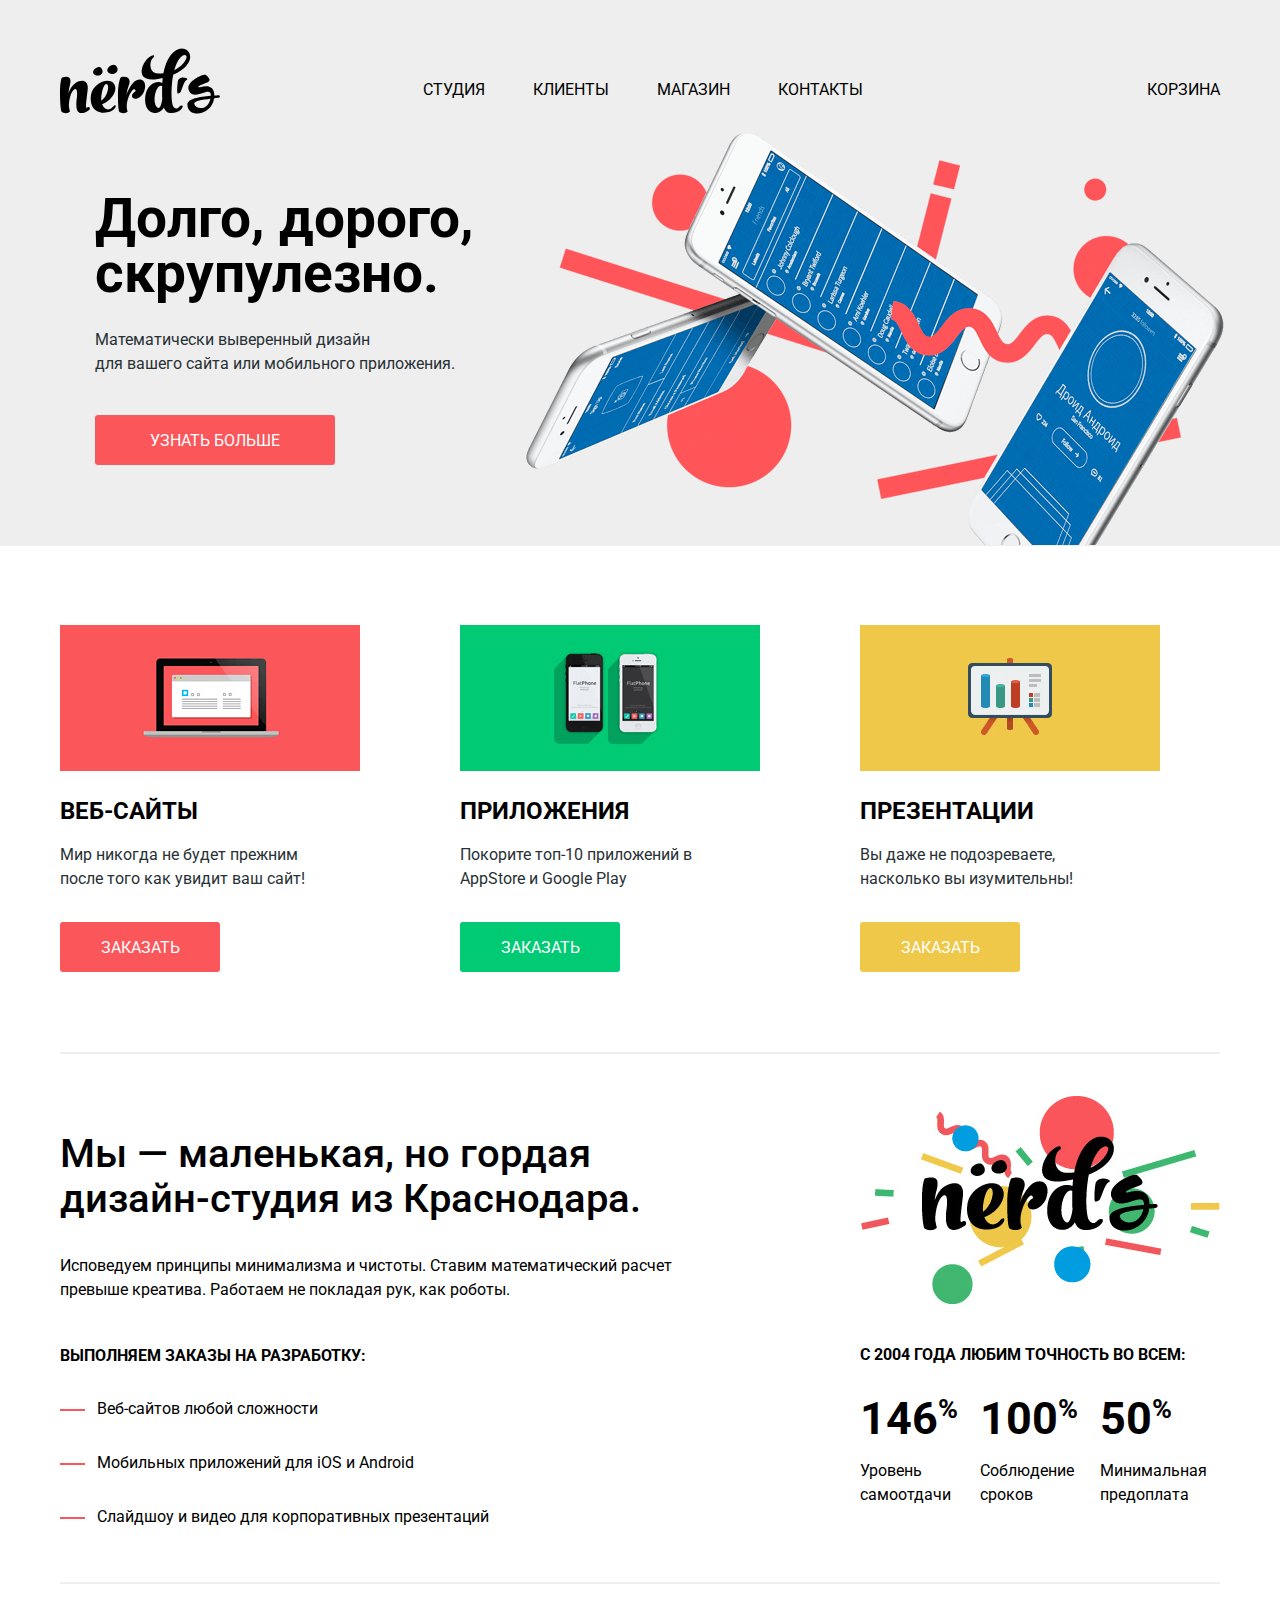
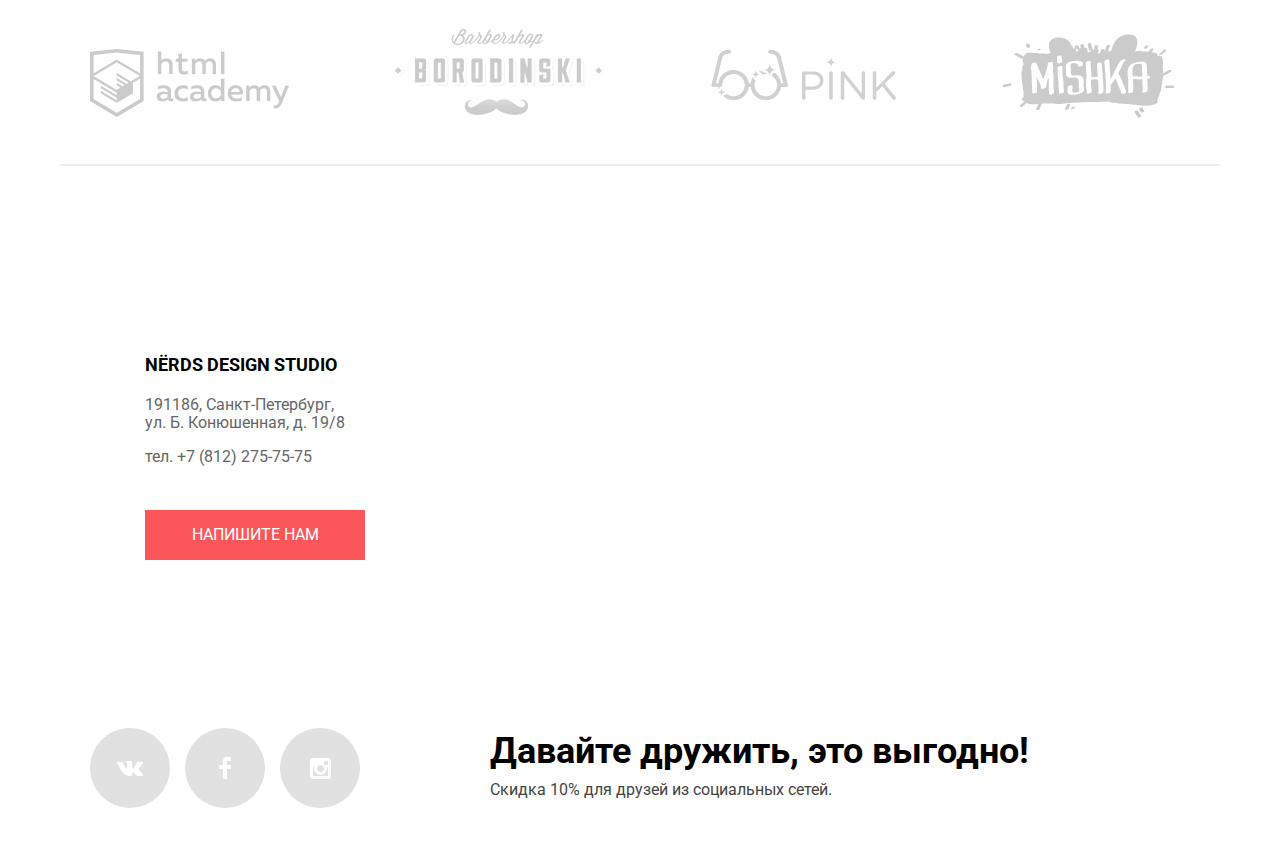
<file: index.html>
<!DOCTYPE html>
<html lang="ru">

<head>
  <meta charset="utf-8">
  <title>Дизайн-студия Nerds</title>
  <link href="css/normalize.css" rel="stylesheet">
  <link href="css/style.css" rel="stylesheet">
  <link href="https://fonts.googleapis.com/css?family=Roboto:400,700" rel="stylesheet">
</head>

<body>

<div class="container">

<header class="main-header">
  <nav class="main-navigation">
    <a class="main-header-logo">
      <img src="img/nerds-logo.svg" width="160" height="66" alt="Логотип Nerds">
    </a>
    <ul class="site-navigation">
      <li><a href="#">Студия</a></li>
      <li><a href="#">Клиенты</a></li>
      <li><a href="catalog.html">Магазин</a></li>
      <li><a href="#">Контакты</a></li>
    </ul>
    <a class="basket" href="#">Корзина</a>
  </nav>
</header>

<main>

  <h1 class="visually-hidden">Дизайн-студия Nerds</h1>

  <div class="slider">
    <div class="slide slide-1">
      <h3>Долго, дорого,<br> скрупулезно.</h3>
      <p>Математически выверенный дизайн<br> для вашего сайта или мобильного приложения.</p>
      <a href="#">Узнать больше</a>
    </div>
    <div class="slide slide-2 visually-hidden">
      <h3>Любим математику<br> как никто другой</h3>
      <p>Никакого креатива, только математические формулы<br> для расчета идеальных пропорций.</p>
      <a href="#">Узнать больше</a>
    </div>
    <div class="slide slide-3 visually-hidden">
      <h3>Только ночь,<br> только хардкор</h3>
      <p>Работать днем, как все? Мы против этого.<br> Ближе к полуночи работа только начинается.</p>
      <a href="#">Узнать больше</a>
    </div>
  </div>

  <section class="services">
    <h2 class="visually-hidden">Услуги</h2>
    <ul class="services-list">
      <li class="services-1">
        <img class="services-image" src="img/illustration-1.png" width="300" height="146">
        <h3>Веб-сайты</h3>
        <p>Мир никогда не будет прежним<br> после того как увидит ваш сайт!</p>
        <a href="#">Заказать</a>
      </li>
      <li class="services-2">
        <img class="services-image" src="img/illustration-2.png" width="300" height="146">
        <h3>Приложения</h3>
        <p>Покорите топ-10 приложений в<br> AppStore и Google Play</p>
        <a href="#">Заказать</a>
      </li>
      <li class="services-3">
        <img class="services-image" src="img/illustration-3.png" width="300" height="146">
        <h3>Презентации</h3>
        <p>Вы даже не подозреваете,<br> насколько вы изумительны!</p>
        <a href="#">Заказать</a>
      </li>
    </ul>
  </section>

  <article class="about-us border-bottom container">
      <section class="about-us__introduction">
        <p class="about-us__slogan">
          Мы — маленькая, но гордая дизайн-студия из Краснодара.
        </p>
        <p class="about-us__para">
          Исповедуем принципы минимализма и чистоты. Ставим математический расчет превыше креатива. Работаем не покладая рук, как роботы.
        </p>
        <h4 class="about-us__heading">
          Выполняем заказы на разработку:
        </h4>
        <ul class="about-us__list">
          <li class="about-us__item">
            Веб-сайтов любой сложности
          </li>
          <li class="about-us__item">
            Мобильных приложений для iOS и Android
          </li>
          <li class="about-us__item">
            Слайдшоу и видео для корпоративных презентаций
          </li>
        </ul>
      </section>

      <section class="about-us__brief">
        <img class="about-us__logo"
          src="img/nerds-illustration.png"
          alt="Лого дизайн-студии Nёрдс">
        <h4 class="about-us__heading about-us__heading--centered">
          С 2004 года любим точность во всем:
        </h4>
        <dl class="about-us__stats">
          <div class="about-us__col">
            <dt>Уровень самоотдачи</dt>
            <dd>146<span class="about-us__percentage">%</span></dd>
          </div>

          <div class="about-us__col">
            <dt>Соблюдение сроков</dt>
            <dd>100<span class="about-us__percentage">%</span></dd>
          </div>

          <div class="about-us__col">
            <dt>Минимальная предоплата</dt>
            <dd>50<span class="about-us__percentage">%</span></dd>
          </div>
        </dl>
      </section>
  </article>

  <div class="references">
    <a class="ref-column-1" href="http://htmlacademy.ru">
      <img src="img/logo-1.png" width="199" height="68" alt="HTML Academy">
    </a>
    <a class="ref-column-2" href="#">
      <img src="img/logo-2.png" width="209" height="90" alt="Barbershop Borodinski">
    </a>
    <a class="ref-column-3" href="#">
      <img src="img/logo-3.png" width="185" height="52" alt="Pink">
    </a>
    <a class="ref-column-4" href="#">
      <img src="img/logo-4.png" width="173" height="84" alt="Mishka">
    </a>
  </div>

  <div class="map contacts-map">
    <div class="contacts">
      <h2>NЁRDS DESIGN STUDIO</h2>
      <p>191186, Санкт-Петербург,<br> ул. Б. Конюшенная, д. 19/8</p>
      <p>тел. +7 (812) 275-75-75</p>
      <button class="contacs-btn">Напишите нам</button>
    </div>
    <iframe class="map-iframe" src="https://www.google.com/maps/embed?pb=!1m18!1m12!1m3!1d1998.6037872533273!2d30.320858716096975!3d59.93871648187614!2m3!1f0!2f0!3f0!3m2!1i1024!2i768!4f13.1!3m3!1m2!1s0x4696310fca145cc1%3A0x42b32648d8238007!2z0JHQvtC70YzRiNCw0Y8g0JrQvtC90Y7RiNC10L3QvdCw0Y8g0YPQuy4sIDE5LzgsINCh0LDQvdC60YIt0J_QtdGC0LXRgNCx0YPRgNCzLCAxOTExODY!5e0!3m2!1sru!2sru!4v1544121067110" width="600" height="415" frameborder="0" style="border:0" allowfullscreen></iframe>
  </div>
</main>

<footer class="main-footer">
  <div class="footer-social">
    <ul>
      <li>
        <a class="social-button vk" href="#">
          <svg xmlns="http://www.w3.org/2000/svg" width="26" height="15" viewBox="0 0 26 15"><path fill="#FFF" d="M16.138 11.51c.956-.309 2.18 2.04 3.483 2.939.978.681 1.727.534 1.727.534l3.473-.05s1.815-.112.957-1.554c-.071-.12-.503-1.069-2.585-3.022-2.177-2.043-1.882-1.712.739-5.244 1.597-2.153 2.236-3.468 2.036-4.028-.192-.539-1.365-.399-1.365-.399L20.69.713c-.381.001-.704.119-.851.515-.003.004-.621 1.666-1.445 3.079-1.741 2.989-2.436 3.148-2.724 2.961-.661-.433-.494-1.737-.494-2.664 0-2.897.432-4.105-.846-4.417-.427-.104-.739-.172-1.828-.182-1.392-.021-2.574 0-3.244.329-.445.223-.786.712-.579.74.26.035.843.16 1.155.586.401.552.389 1.789.389 1.789s.229 3.411-.54 3.834c-.528.29-1.25-.302-2.803-3.016-.793-1.388-1.392-2.922-1.392-2.922s-.116-.285-.326-.441c-.25-.185-.6-.244-.6-.244L.848.684S.29.7.085.946c-.182.218-.015.668-.015.668s2.909 6.881 6.203 10.347c3.02 3.182 6.452 2.971 6.452 2.971h1.555s.469-.054.709-.312c.224-.24.214-.691.214-.691s-.031-2.109.935-2.419z"/>
          </svg>
        </a>
      </li>
      <li>
        <a class="social-button fb" href="#">
          <svg xmlns="http://www.w3.org/2000/svg" width="12" height="22" viewBox="0 0 12 22"><path fill="#FFF" d="M12 4V0H8a4 4 0 0 0-4 4v4H0v4h4v10h4V12h4V8H8V4h4z"/>
          </svg>
        </a>
      </li>
      <li>
        <a class="social-button insta" href="#">
          <svg xmlns="http://www.w3.org/2000/svg" width="21" height="21" viewBox="0 0 21 21"><path fill="#FFF" d="M18 0H3C1.35 0 0 1.35 0 3v15c0 1.65 1.35 3 3 3h15c1.65 0 3-1.35 3-3V3c0-1.65-1.35-3-3-3zm-7.5 7c1.93 0 3.5 1.57 3.5 3.5S12.43 14 10.5 14 7 12.43 7 10.5 8.57 7 10.5 7zM18 18H3V9h1.181A6.504 6.504 0 0 0 4 10.5a6.5 6.5 0 1 0 13 0 6.45 6.45 0 0 0-.181-1.5H18v9zm0-11h-4V3h4v4z"/>
          </svg>
        </a>
      </li>
    </ul>
  </div>

  <div class="footer-text">
    <p><b>Давайте дружить, это выгодно!</b></p>
    <p>Скидка 10% для друзей из социальных сетей.</p>
  </div>
</footer>

<section class="modal visually-hidden">
  <h2>Напишите нам</h2>
  <form class="writeus-form">
    <label for="user-name"><b>Ваше имя:</b></label>
    <input id="user-name" type="text" name="name" placeholder="Представтесь, пожалуйста">
    <label for="user-email"><b>Ваш e-mail:</b></label>
    <input id="user-email" type="email" name="email" placeholder="Для отправки ответа">

    <label for="user-text"><b>Текст письма:</b></label>
    <textarea id="user-text" name="text" placeholder="В свободной форме"></textarea>
    <input type="submit" name="feedback-submit" value="Отправить">
  </form>
</section>

</div>

</body>

</html>
</file>
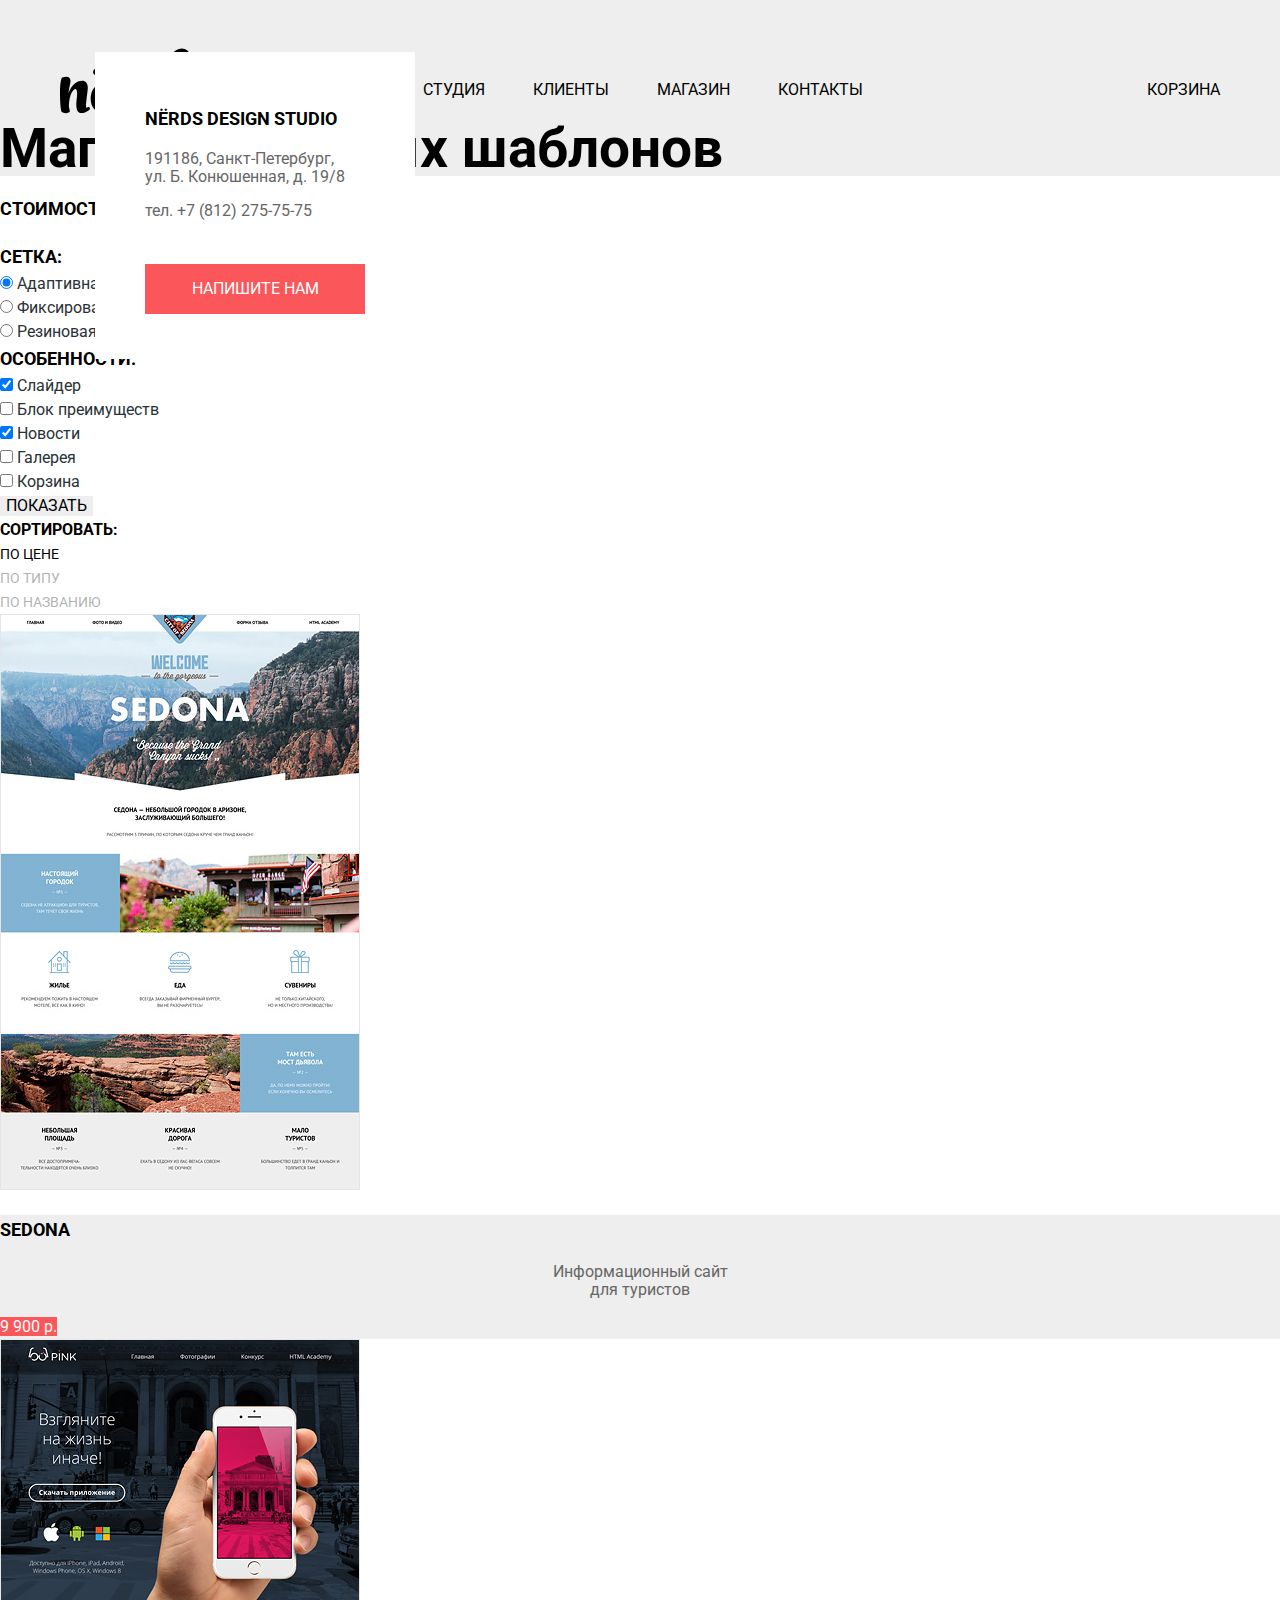
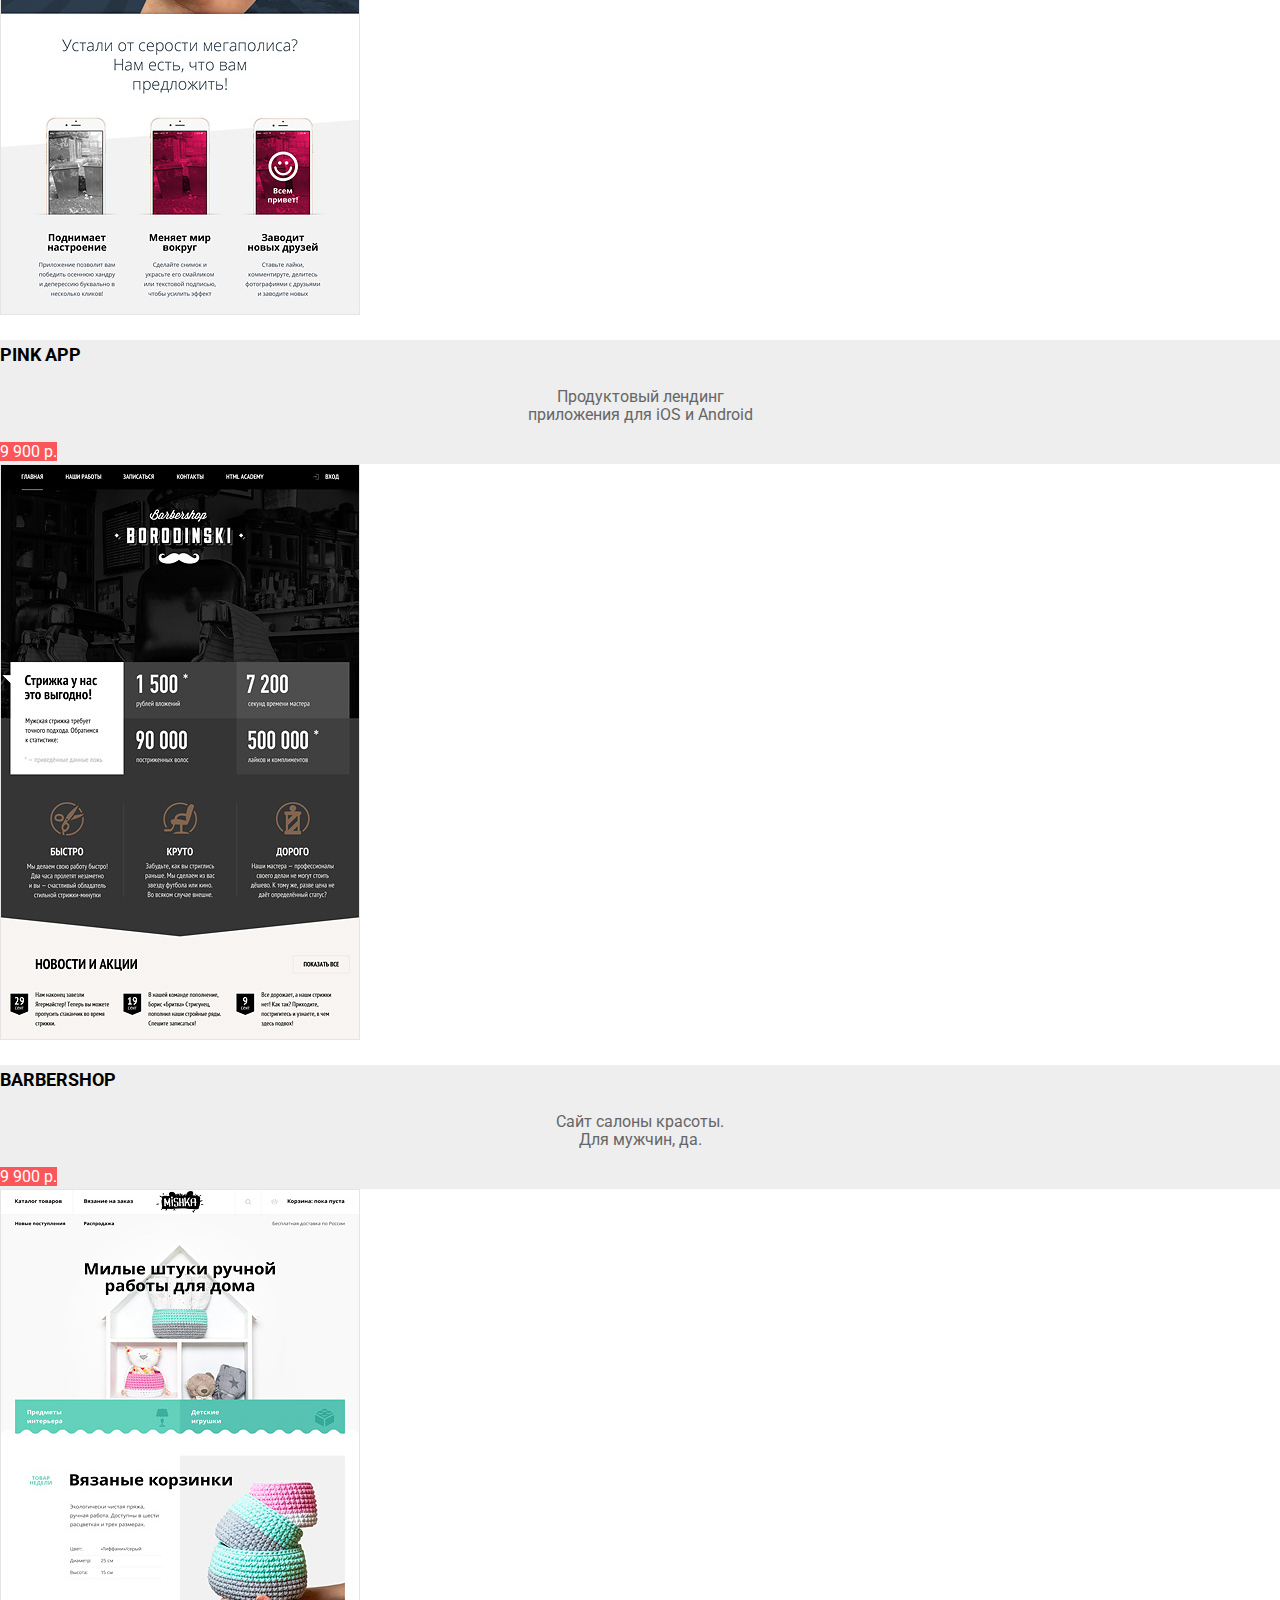
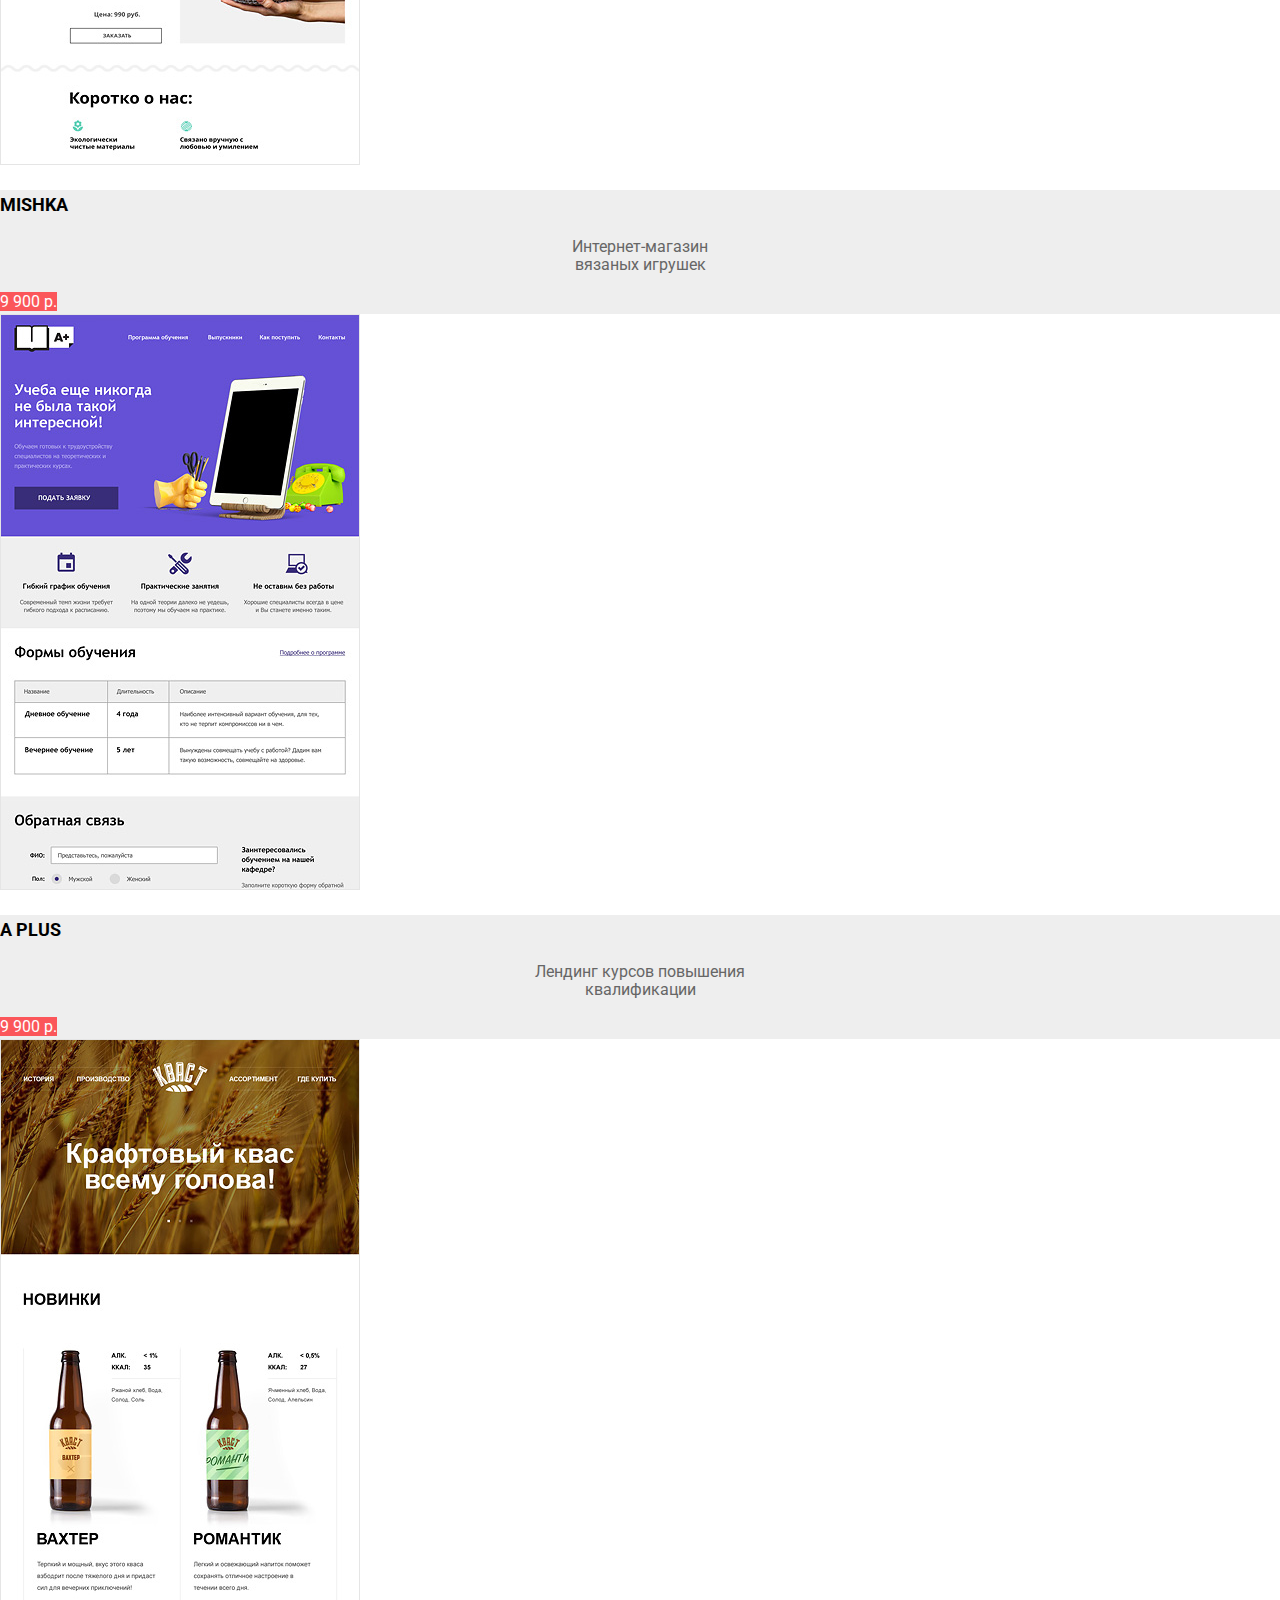
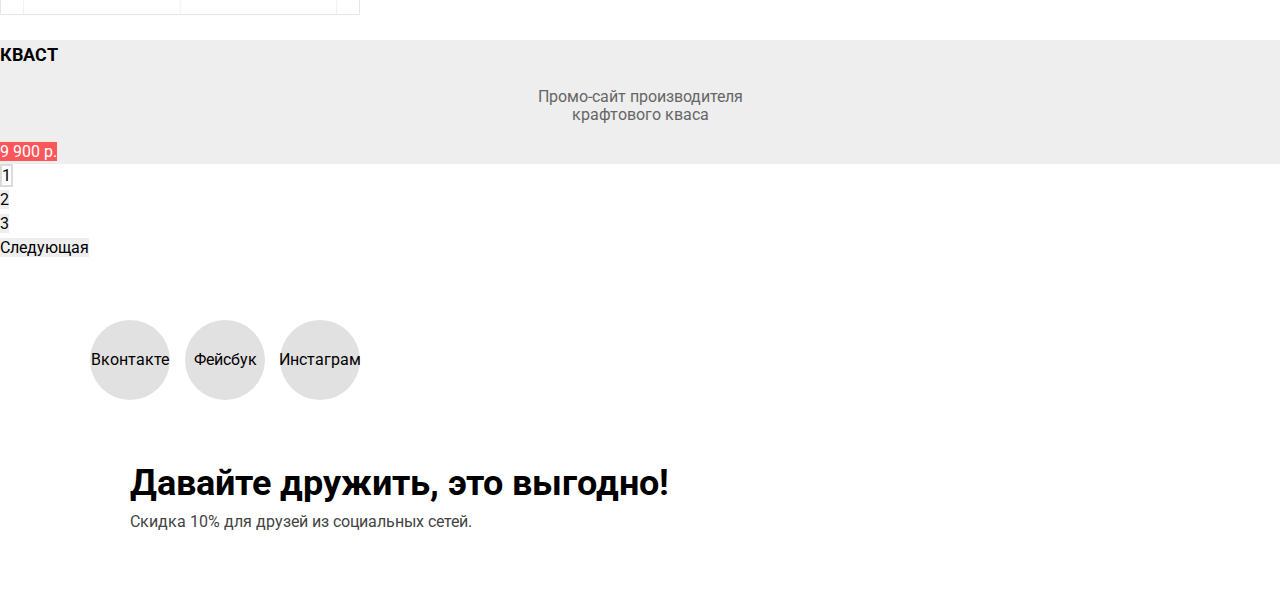
<file: catalog.html>
<!DOCTYPE html>
<html lang="ru">

<head>
  <meta charset="utf-8">
  <title>Дизайн-студия Nerds</title>
  <link href="css/normalize.css" rel="stylesheet">
  <link href="css/style.css" rel="stylesheet">
  <link href="https://fonts.googleapis.com/css?family=Roboto:400,700" rel="stylesheet">
</head>

<body class="inner-page">

<div class="container">

  <header class="main-header">
    <nav class="main-navigation">
      <a class="main-header-logo" href="index.html">
        <img src="img/nerds-logo.svg" width="160" height="66" alt="Логотип Nerds">
      </a>
      <ul class="site-navigation">
        <li><a href="#">Студия</a></li>
        <li><a href="#">Клиенты</a></li>
        <li><a href="#">Магазин</a></li>
        <li><a href="#">Контакты</a></li>
      </ul>
      <a class="basket" href="#">Корзина</a>
    </nav>
  </header>

  <main>
    <section>
      <h1>Магазин готовых шаблонов</h1>
    </section>

    <section class="sidebar">
      <form class="filter" method="get" action="">
        <div class="filter-price">
          <p><b>Стоимость:</b></p>
        </div>

        <fieldset>
          <legend><b>Сетка:</b></legend>
          <ul>
            <li>
              <input class="filter-input" type="radio" id="adaptive" checked>
              <label for="adaptive">Адаптивная</label>
            </li>
            <li>
              <input class="filter-input" type="radio" id="fixed">
              <label for="fixed">Фиксированная</label>
            </li>
            <li>
              <input class="filter-input" type="radio" id="flex">
              <label for="flex">Резиновая</label>
            </li>
          </ul>
        </fieldset>

        <fieldset>
          <legend><b>Особенности:</b></legend>
          <ul>
            <li>
              <input class="filter-input" type="checkbox" id="slider" checked>
              <label for="slider">Слайдер</label>
            </li>
            <li>
              <input class="filter-input" type="checkbox" id="features">
              <label for="features">Блок преимуществ</label>
            </li>
            <li>
              <input class="filter-input" type="checkbox" id="news" checked>
              <label for="news">Новости</label>
            </li>
            <li>
              <input class="filter-input" type="checkbox" id="gallery">
              <label for="gallery">Галерея</label>
            </li>
            <li>
              <input class="filter-input" type="checkbox" id="basket">
              <label for="basket">Корзина</label>
            </li>
          </ul>
        </fieldset>
        <button type="submit" class="filter-button button">Показать</button>
      </form>
    </section>

    <section class="results">
      <div class="sorting">
        <div class="sorting-results"><b>Сортировать:</b></div>
        <div class="sorting-list">
          <ul>
            <li class="sorting-item price"><a class="sorting-active" href="#">По цене</a></li>
            <li class="sorting-item type"><a href="#">По типу</a></li>
            <li class="sorting-item rate"><a href="#">По названию</a></li>
          </ul>
        </div>
        <div class="results-icon">
          <div class="icon-up"></div>
          <div class="icon-down icon-active"></div>
        </div>
      </div>
    </section>

    <div class="items">
      <div class="item-cards">
        <img src="img/img-sedona.jpg" width="360" height="576" alt="Sedona">
        <div class="item-description">
          <p class="item-title">Sedona</p>
          <p class="item-text">Информационный сайт<br> для туристов</p>
          <a href="#" class="btn item-price">9 900 р.</a>
        </div>
      </div>
      <div class="item-cards">
        <img src="img/img-pink.jpg" width="360" height="576" alt="Pink App">
        <div class="item-description">
          <p class="item-title">Pink App</p>
          <p class="item-text">Продуктовый лендинг<br> приложения для iOS и Android</p>
          <a href="#" class="btn item-price">9 900 р.</a>
        </div>
      </div>
      <div class="item-cards">
        <img src="img/img-barbershop.jpg" width="360" height="576" alt="Barbershop">
        <div class="item-description">
          <p class="item-title">Barbershop</p>
          <p class="item-text">Сайт салоны красоты.<br> Для мужчин, да.</p>
          <a href="#" class="btn item-price">9 900 р.</a>
        </div>
      </div>
      <div class="item-cards">
        <img src="img/img-mishka.jpg" width="360" height="576" alt="Mishka">
        <div class="item-description">
          <p class="item-title">Mishka</p>
          <p class="item-text">Интернет-магазин<br> вязаных игрушек</p>
          <a href="#" class="btn item-price">9 900 р.</a>
        </div>
      </div>
      <div class="item-cards">
        <img src="img/img-aplus.jpg" width="360" height="576" alt="A Plus">
        <div class="item-description">
          <p class="item-title">A Plus</p>
          <p class="item-text">Лендинг курсов повышения<br> квалификации</p>
          <a href="#" class="btn item-price">9 900 р.</a>
        </div>
      </div>
      <div class="item-cards">
        <img src="img/img-kvast.jpg" width="360" height="576" alt="Кваст">
        <div class="item-description">
          <p class="item-title">Кваст</p>
          <p class="item-text">Промо-сайт производителя<br> крафтового кваса</p>
          <a href="#" class="btn item-price">9 900 р.</a>
        </div>
      </div>
      <ul class="pagination-list">
        <li class="pagination-item"><a class="pagination-active" href="#">1</a></li>
        <li class="pagination-item"><a href="#">2</a></li>
        <li class="pagination-item"><a href="#">3</a></li>
        <li class="pagination-item"><a href="#">Следующая</a></li>
      </ul>
    </div>

    <div class="contacts-map">
      <div class="contacts">
        <h2>NЁRDS DESIGN STUDIO</h2>
        <p>191186, Санкт-Петербург,<br> ул. Б. Конюшенная, д. 19/8</p>
        <p>тел. +7 (812) 275-75-75</p>
        <button>Напишите нам</button>
      </div>
    </div>
  </main>

  <footer>
    <div class="footer-social">
      <ul>
        <li><a class="social-button" href="#">Вконтакте</a></li>
        <li><a class="social-button" href="#">Фейсбук</a></li>
        <li><a class="social-button" href="#">Инстаграм</a></li>
      </ul>
    </div>

    <div class="footer-text">
      <p><b>Давайте дружить, это выгодно!</b></p>
      <p>Скидка 10% для друзей из социальных сетей.</p>
    </div>
  </footer>

</div>

</body>

</html>
</file>
<file: css/style.css>
body {
  margin: 0;
  padding: 0;

  font-size: 16px;
  line-height: 24px;
  font-family: "Roboto", "Arial", sans-serif;
  font-weight: normal;
  background-color: #ffffff;
}

a {
  text-decoration: none;
  color: black;
}

ul {
  list-style: none;
  padding: 0;
  margin: 0;
}

header {
  background-color: #eeeeee;
}

.visually-hidden {
  display: none;
}

.container {
  width: 100%;
  margin: 0 auto;
}

.main-navigation {
  text-transform: uppercase;
  display: flex;
  justify-content: space-between;
  width: 1160px;
  margin: 0 auto;
}

.main-header-logo {
  padding-top: 48px;
}

.site-navigation {
  width: 440px;
  display: flex;
  justify-content: space-between;
  padding-top: 78px;
  padding-right: 81px;
}

.main-navigation a:hover {
  color: #fb565a;
}

.main-navigation a:focus {
  color: black;
  opacity: 0.3;
}

.main-navigation .basket {
  padding-top: 78px;
}

.inner-page h1 {
  font-size: 55px;
  line-height: 55px;
  background-color: #eeeeee;
  margin: 0;
}

.filter-price p,
fieldset legend {
  font-size: 18px;
  line-height: 30px;
  text-transform: uppercase;
}

fieldset {
  border: none;
  padding: 0;
  margin: 0;
}

.sidebar label {
  line-height: 20px;
}

.filter-input + label {
  color: #283136;
}

.filter-input:hover + label {
  color: #000000;
}

.filter-input:disabled + label {
  color: #283136;
  opacity: 0.3;
}

.sidebar .filter-button {
  text-transform: uppercase;
  border: none;
  font: inherit;
  line-height: 18px;
  background-color: #eeeeee;
}

.sidebar .filter-button:hover {
  background-color: #dfdfdf;
}

.sidebar .filter-button:focus,
.sidebar .filter-button:active {
  background-color: #d5d5d5;
  color: rgba(0, 0, 0, 0.302);
}

.sorting-results {
  text-transform: uppercase;
}

.sorting-item a {
  text-transform: uppercase;
  font-size: 14px;
  line-height: 18px;
  opacity: 0.3;
}

.sorting-item a:hover {
  opacity: 0.6;
}

.sorting-item a:focus,
.sorting-item a:active {
  opacity: 1;
}

.sorting-item .sorting-active,
.sorting-item .sorting-active:hover,
.sorting-item .sorting-active:focus,
.sorting-item .sorting-active:active {
  opacity: 1;
}

.item-description {
  background-color: #eeeeee;
}

.item-title {
  text-transform: uppercase;
  font-weight: bold;
  font-size: 18px;
  line-height: 30px;
}

.item-text {
  text-align: center;
  line-height: 18px;
  color: #666666;
}

.item-price {
  background-color: #fb565a;
  color: white;
}

.item-price:hover {
  background-color: #e74246;
}

.item-price:focus,
.item-price:active {
  background-color: #d7373b;
}

.pagination-item a {
  line-height: 18px;
  background-color: #eeeeee;
}

.pagination-item a:hover {
  background-color: #dfdfdf;
}

.pagination-item a:focus {
  background-color: #d5d5d5;
  color: rgba(0, 0, 0, 0.302);
}

a.pagination-active,
a.pagination-active:hover,
a.pagination-active:focus,
a.pagination-active:active {
  background-color: white;
  border: 2px solid #dbdbdb;
  color: black;
}

.slider {
  background-color: #eeeeee;
  position: relative;
}

.slide h3 {
  font-size: 55px;
  font-weight: bold;
  line-height: 55px;
  padding: 70px 0 0 95px;
  margin: 0;
}

.slide p {
  color: #283136;
  padding: 27px 0 170px 95px;
  margin: 0;
}

.slide a {
  position: absolute;
  bottom: 81px;
  left: 95px;
  display: block;
  color: white;
  background-color: #fb565a;
  text-transform: uppercase;
  padding: 14px 0 12px 0;
  width: 240px;
  text-align: center;
  border-radius: 3px;
}

.slide a:hover {
  background-color: #e74246;
}

.slide a:focus {
  background-color: #d7373b;
  color: rgba(255, 255, 255, 0.302);
}

.slide-1 {
  background-image: url("../img/slide1.png");
  background-repeat: no-repeat;
  background-position: 526px 11px;
}

.slide-2 {
  background-image: url("../img/slide2.png");
  background-repeat: no-repeat;
  background-position: 500px 0;
}

.slide-3 {
  background-image: url("../img/slide3.png");
  background-repeat: no-repeat;
  background-position: 500px 0;
}

.services {
  padding-top: 79px;
  width: 1160px;
  margin: 0 auto;
}

.services-list {
  display: flex;
  justify-content: space-between;
  padding-bottom: 80px;
  border-bottom: 2px solid #eeeeee;
}

.services-list h3 {
  font-size: 24px;
  line-height: 30px;
  text-transform: uppercase;
  padding: 0;
  margin-top: 18px;
  margin-bottom: 17px;
}

.services-list a {
  display: block;
  color: white;
  text-transform: uppercase;
  width: 160px;
  height: 36px;
  padding-top: 14px;
  text-align: center;
  border-radius: 3px;
}

.services-list p {
  color: #283136;
  margin: 0 0 31px 0;
}

.services-1 a {
  background-color: #fb565a;
}

.services-1 a:hover {
  background-color: #e74246;
}

.services-1 a:focus {
  background-color: #d7373b;
  color: rgba(255, 255, 255, 0.302);
}

.services-2 a {
  background-color: #00ca74;
}

.services-2 a:hover {
  background-color: #00bc6c;
}

.services-2 a:focus {
  background-color: #00aa62;
  color: rgba(255, 255, 255, 0.302);
}

.services-3 {
  padding-right: 60px;
}

.services-3 a {
  background-color: #efc849;
}

.services-3 a:hover {
  background-color: #eab534;
}

.services-3 a:focus {
  background-color: #e5a722;
  color: rgba(255, 255, 255, 0.302);
}

.info {
  margin: 0 auto;
  width: 1160px;
  display: flex;
  padding-top: 74px;
  justify-content: space-between;
}

.column-1 span {
  font-size: 45px;
  line-height: 45px;
  font-weight: normal;
}

.column-1 p:nth-child(2) {
  color: #283136;
  padding-top: 17px;
  padding-bottom: 24px;
}

.column-1 p:nth-child(3) {
  text-transform: uppercase;
}

.list-orders {
  color: #283136;
  padding-top: 7px;
  padding-left: 36px;
}

.order-1 {
  margin-bottom: 25px;
}

.order-2 {
  margin-bottom: 24px;
}

.column-2 {
  padding-top: 194px;
  position: relative;
}

.column-2 img {
  position: absolute;
  top: -34px;
  right: 0;
}

.column-2 p {
  text-transform: uppercase;
  padding-right: 15px;
  margin-bottom: 55px;
}

.column-2 tr:nth-child(1) {
  font-size: 45px;
  line-height: 10px;
}

.column-2 sup {
  font-size: 28px;
}

.column-2 tr:nth-child(2) {
  font-size: 16px;
  line-height: 18px;
  color: #283136;
}

.references img {
  opacity: 0.2;
}

.references img:hover {
  opacity: 1;
}

.references img:active {
  opacity: 0.1;
}

.map {
  position: relative;
  box-sizing: border-box;
  min-height: 416px;
}

.map-iframe {
  width: 100%;
  height: 100;
}

.contacts {
  background-color: white;
  width: 220px;
  position: absolute;
  top: 52px;
  left: 95px;
  padding: 37px 50px 45px 50px;
}

.contacs-btn {
  box-sizing: border-box;
  width: 100%;
  display: inline-block;
}

.contacts h2 {
  font-size: 18px;
  line-height: 30px;
}

.contacts p {
  line-height: 18px;
  color: #666666;
}

.contacts button {
  text-transform: uppercase;
  color: white;
  background-color: #fb565a;
  border: none;
  font-size: 16px;
  font: inherit;
  width: 100%;
  margin-top: 28px;
  height: 50px;
}

.contacts button:hover {
  background-color: #e74246;
}

.contacts button:focus {
  background-color: #d7373b;
  color: rgba(255, 255, 255, 0.302);
}

.main-footer {
  display: flex;
}

.footer-text {
  display: flex;
  flex-direction: column;
  margin-left: 130px;
  margin-top: 65px;
  margin-bottom: 60px;
}

.footer-text p {
  margin: 0;
  padding: 0;
}

.footer-text p:nth-child(1) {
  font-size: 36px;
  line-height: 36px;
  margin-bottom: 10px;
}

.footer-text p:nth-child(2) {
  line-height: 22px;
  color: #444444;
}

.footer-social ul {
  display: flex;
  justify-content: space-between;
  width: 270px;
  margin-left: 90px;
  margin-top: 60px;
}

.social-button {
  align-items: center;
  justify-content: center;
  background-color: #e1e1e1;
  display: flex;
  width: 80px;
  height: 80px;
  border-radius: 50%;
}

.writeus-form {
  line-height: 18px;
}

.writeus-form input[type="email"]:invalid {
  color: #e74246;
  border: 2px solid #e74246;
}

.writeus-form input[type="text"],
.writeus-form input[type="email"],
.writeus-form textarea {
  font: inherit;
  color: #444444;
  border: 2px solid #d7dcde;
}

.writeus-form input[type="text"]:hover,
.writeus-form input[type="email"]:hover,
.writeus-form textarea:hover {
  border: 2px solid #b4b9bb;
}

.writeus-form input[type="text"]:focus,
.writeus-form input[type="email"]:focus,
.writeus-form textarea:focus {
  border: 2px solid black;
  color: #000000;
}

.writeus-form input[type="submit"] {
  border: none;
  font: inherit;
  background-color: #fb565a;
  color: white;
}

.about-us {
  display: flex;
  justify-content: space-between;
  margin-top: 42px;
  padding-bottom: 53px;
  width: 1160px;
}

.about-us__introduction {
  flex: 0 0 660px;
}

.about-us__slogan {
  margin: 0;
  margin-bottom: 33px;
  padding-top: 35px;
  font-size: 40px;
  line-height: 45px;
  font-weight: 500;
}

.about-us__para {
  margin-top: 0;
  margin-bottom: 42px;
}

.about-us__heading {
  margin: 0;
  margin-bottom: 29px;
  text-transform: uppercase;
}

.about-us__list {
  margin: 0;
  padding: 0;
}

.about-us__item {
  position: relative;
  margin-bottom: 30px;
  padding-left: 37px;
}

.about-us__item:last-of-type {
  margin-bottom: 0;
}

.about-us__item::before {
  content: "";
  position: absolute;
  top: 50%;
  left: 0;
  width: 25px;
  height: 2px;
  background-color: #fb565a;
}

.about-us__brief {
  flex: 0 0 360px;
}

.about-us__logo {
  display: block;
  margin-bottom: 39px;
}

.about-us__stats {
  display: flex;
  margin: 0;
}

.about-us__col {
  display: flex;
  flex-direction: column;
  align-items: flex-start;
  margin-right: 10px;
}

.about-us__col:last-of-type {
  margin-right: 0;
}

.about-us__col dt {
  order: 1;
  max-width: 110px;
}

.about-us__col dd {
  position: relative;
  order: 0;
  font-size: 45px;
  line-height: 45px;
  font-weight: 700;
  margin: 0;
  margin-bottom: 18px;
}

.about-us__percentage {
  vertical-align: super;
  font-size: 0.6em;
  line-height: 0;
}

.references {
  display: flex;
  flex-wrap: wrap;
  justify-content: space-between;
  margin: 0 auto;
  margin-bottom: 80px;
  padding: 0;
  padding-bottom: 38px;
  width: 1160px;
  border-top: 2px solid #eeeeee;
  border-bottom: 2px solid #eeeeee;
}

.references a {
  margin-top: 65px;
}

.references a:first-child {
  padding-left: 30px;
}

.references a:nth-child(2) {
  margin-top: 45px;
}

.references a:last-child {
  padding-right: 45px;
  margin-top: 50px;
}
</file>
